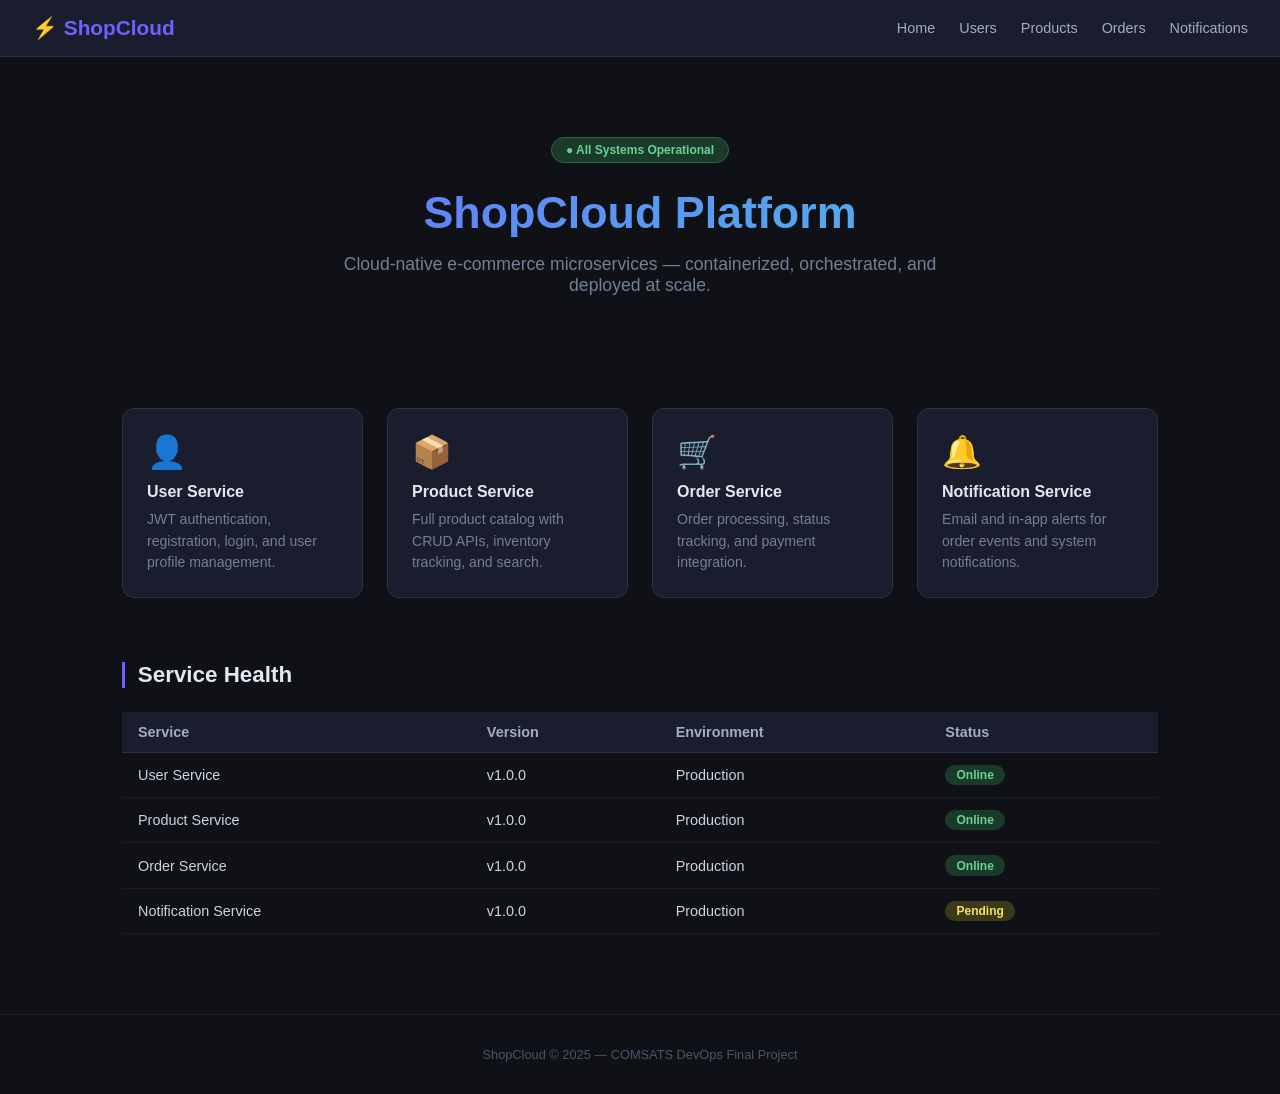
<file: src/frontend/index.html>
<!DOCTYPE html>
<html lang="en">
<head>
  <meta charset="UTF-8">
  <meta name="viewport" content="width=device-width, initial-scale=1.0">
  <title>ShopCloud — Dashboard</title>
  <link rel="stylesheet" href="style.css">
</head>
<body>
  <nav>
    <a class="logo" href="index.html">⚡ ShopCloud</a>
    <ul>
  <li><a href="https://shopcloud-frontend.vercel.app">Home</a></li>
  <li><a href="https://shopcloud-user.vercel.app">Users</a></li>
  <li><a href="https://shopcloud-product.vercel.app">Products</a></li>
  <li><a href="https://shopcloud-order.vercel.app">Orders</a></li>
  <li><a href="https://shopcloud-notification.vercel.app">Notifications</a></li>
</ul>
  </nav>
  <div class="hero">
    <span class="badge green">● All Systems Operational</span>
    <h1>ShopCloud Platform</h1>
    <p>Cloud-native e-commerce microservices — containerized, orchestrated, and deployed at scale.</p>
  </div>
  <div class="cards">
    <div class="card"><div class="icon">👤</div><h3>User Service</h3><p>JWT authentication, registration, login, and user profile management.</p></div>
    <div class="card"><div class="icon">📦</div><h3>Product Service</h3><p>Full product catalog with CRUD APIs, inventory tracking, and search.</p></div>
    <div class="card"><div class="icon">🛒</div><h3>Order Service</h3><p>Order processing, status tracking, and payment integration.</p></div>
    <div class="card"><div class="icon">🔔</div><h3>Notification Service</h3><p>Email and in-app alerts for order events and system notifications.</p></div>
  </div>
  <div class="section">
    <h2>Service Health</h2>
    <table>
      <thead>
        <tr><th>Service</th><th>Version</th><th>Environment</th><th>Status</th></tr>
      </thead>
      <tbody>
        <tr><td>User Service</td><td>v1.0.0</td><td>Production</td><td><span class="status online">Online</span></td></tr>
        <tr><td>Product Service</td><td>v1.0.0</td><td>Production</td><td><span class="status online">Online</span></td></tr>
        <tr><td>Order Service</td><td>v1.0.0</td><td>Production</td><td><span class="status online">Online</span></td></tr>
        <tr><td>Notification Service</td><td>v1.0.0</td><td>Production</td><td><span class="status pending">Pending</span></td></tr>
      </tbody>
    </table>
  </div>
  <footer>ShopCloud © 2025 — COMSATS DevOps Final Project</footer>
</body>
</html>
</file>
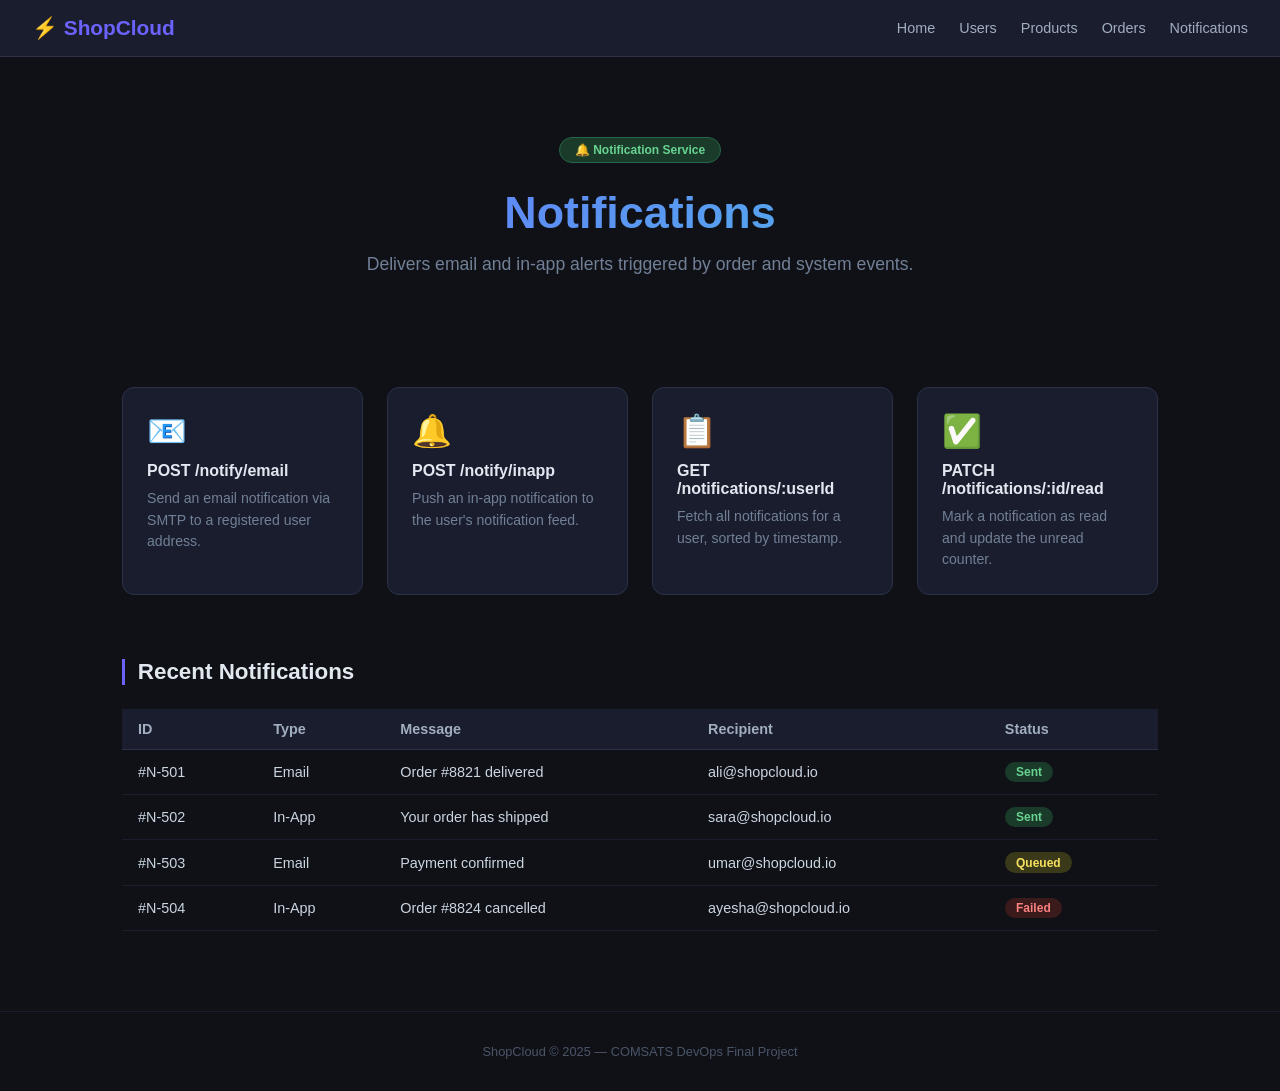
<file: src/notification-service/index.html>
<!DOCTYPE html>
<html lang="en">
<head>
  <meta charset="UTF-8">
  <meta name="viewport" content="width=device-width, initial-scale=1.0">
  <title>ShopCloud — Notification Service</title>
  <link rel="stylesheet" href="style.css">
</head>
<body>
  <nav>
    <a class="logo" href="../frontend/index.html">⚡ ShopCloud</a>
    <ul>
  <li><a href="https://shopcloud-frontend.vercel.app">Home</a></li>
  <li><a href="https://shopcloud-user.vercel.app">Users</a></li>
  <li><a href="https://shopcloud-product.vercel.app">Products</a></li>
  <li><a href="https://shopcloud-order.vercel.app">Orders</a></li>
  <li><a href="https://shopcloud-notification.vercel.app">Notifications</a></li>
</ul>
  </nav>
  <div class="hero">
    <span class="badge green">🔔 Notification Service</span>
    <h1>Notifications</h1>
    <p>Delivers email and in-app alerts triggered by order and system events.</p>
  </div>
  <div class="cards">
    <div class="card"><div class="icon">📧</div><h3>POST /notify/email</h3><p>Send an email notification via SMTP to a registered user address.</p></div>
    <div class="card"><div class="icon">🔔</div><h3>POST /notify/inapp</h3><p>Push an in-app notification to the user's notification feed.</p></div>
    <div class="card"><div class="icon">📋</div><h3>GET /notifications/:userId</h3><p>Fetch all notifications for a user, sorted by timestamp.</p></div>
    <div class="card"><div class="icon">✅</div><h3>PATCH /notifications/:id/read</h3><p>Mark a notification as read and update the unread counter.</p></div>
  </div>
  <div class="section">
    <h2>Recent Notifications</h2>
    <table>
      <thead>
        <tr><th>ID</th><th>Type</th><th>Message</th><th>Recipient</th><th>Status</th></tr>
      </thead>
      <tbody>
        <tr><td>#N-501</td><td>Email</td><td>Order #8821 delivered</td><td>ali@shopcloud.io</td><td><span class="status online">Sent</span></td></tr>
        <tr><td>#N-502</td><td>In-App</td><td>Your order has shipped</td><td>sara@shopcloud.io</td><td><span class="status online">Sent</span></td></tr>
        <tr><td>#N-503</td><td>Email</td><td>Payment confirmed</td><td>umar@shopcloud.io</td><td><span class="status pending">Queued</span></td></tr>
        <tr><td>#N-504</td><td>In-App</td><td>Order #8824 cancelled</td><td>ayesha@shopcloud.io</td><td><span class="status offline">Failed</span></td></tr>
      </tbody>
    </table>
  </div>
  <footer>ShopCloud © 2025 — COMSATS DevOps Final Project</footer>
</body>
</html>
</file>
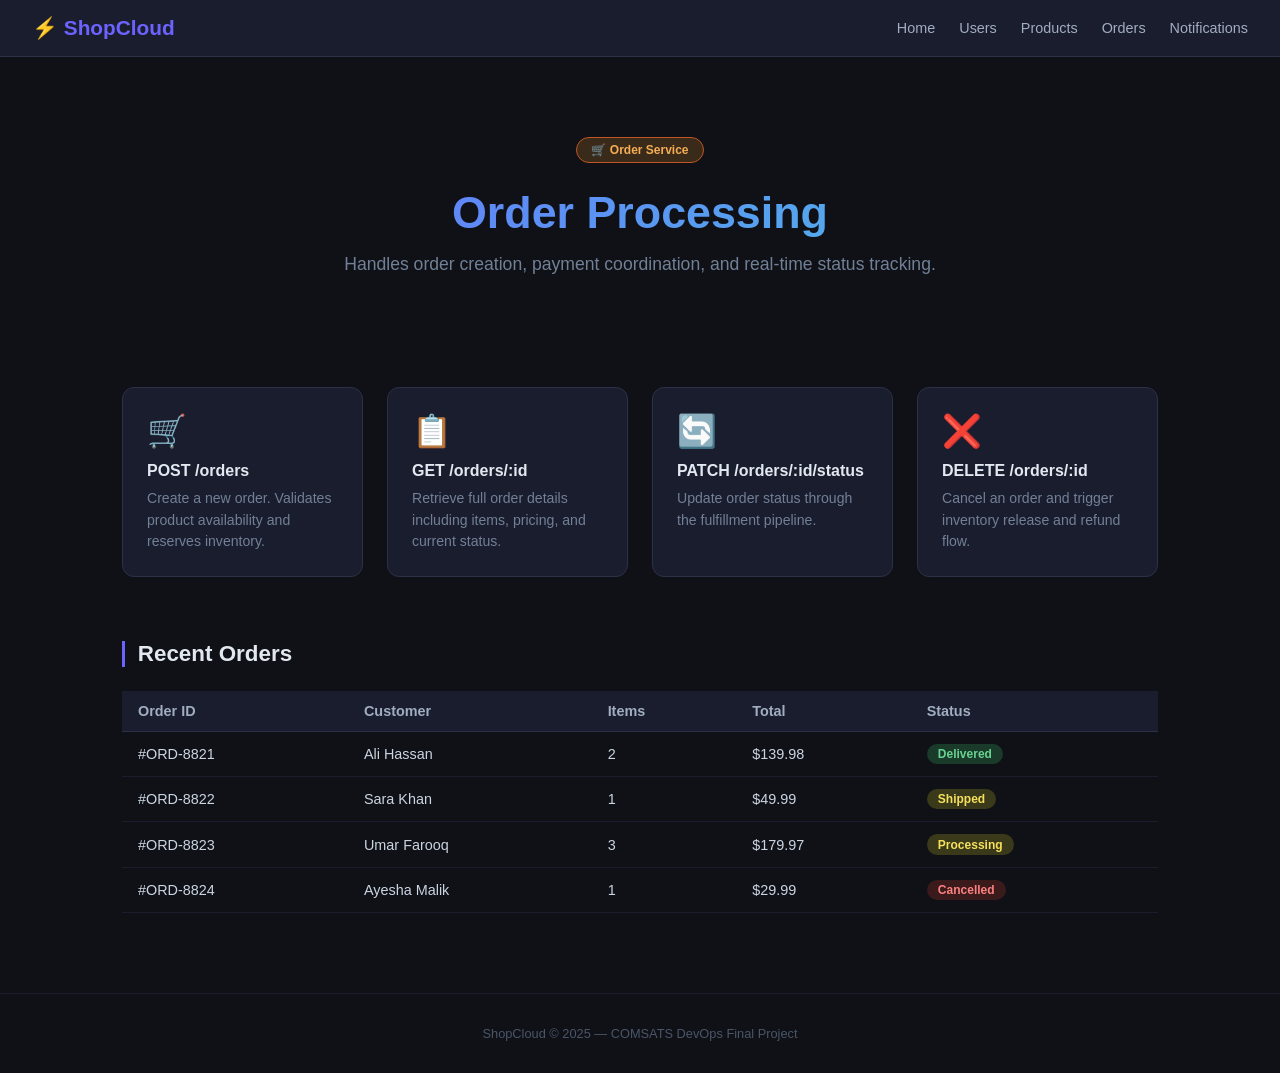
<file: src/order-service/index.html>
<!DOCTYPE html>
<html lang="en">
<head>
  <meta charset="UTF-8">
  <meta name="viewport" content="width=device-width, initial-scale=1.0">
  <title>ShopCloud — Order Service</title>
  <link rel="stylesheet" href="style.css">
</head>
<body>
  <nav>
    <a class="logo" href="../frontend/index.html">⚡ ShopCloud</a>
    <ul>
  <li><a href="https://shopcloud-frontend.vercel.app">Home</a></li>
  <li><a href="https://shopcloud-user.vercel.app">Users</a></li>
  <li><a href="https://shopcloud-product.vercel.app">Products</a></li>
  <li><a href="https://shopcloud-order.vercel.app">Orders</a></li>
  <li><a href="https://shopcloud-notification.vercel.app">Notifications</a></li>
</ul>
  </nav>
  <div class="hero">
    <span class="badge orange">🛒 Order Service</span>
    <h1>Order Processing</h1>
    <p>Handles order creation, payment coordination, and real-time status tracking.</p>
  </div>
  <div class="cards">
    <div class="card"><div class="icon">🛒</div><h3>POST /orders</h3><p>Create a new order. Validates product availability and reserves inventory.</p></div>
    <div class="card"><div class="icon">📋</div><h3>GET /orders/:id</h3><p>Retrieve full order details including items, pricing, and current status.</p></div>
    <div class="card"><div class="icon">🔄</div><h3>PATCH /orders/:id/status</h3><p>Update order status through the fulfillment pipeline.</p></div>
    <div class="card"><div class="icon">❌</div><h3>DELETE /orders/:id</h3><p>Cancel an order and trigger inventory release and refund flow.</p></div>
  </div>
  <div class="section">
    <h2>Recent Orders</h2>
    <table>
      <thead>
        <tr><th>Order ID</th><th>Customer</th><th>Items</th><th>Total</th><th>Status</th></tr>
      </thead>
      <tbody>
        <tr><td>#ORD-8821</td><td>Ali Hassan</td><td>2</td><td>$139.98</td><td><span class="status online">Delivered</span></td></tr>
        <tr><td>#ORD-8822</td><td>Sara Khan</td><td>1</td><td>$49.99</td><td><span class="status pending">Shipped</span></td></tr>
        <tr><td>#ORD-8823</td><td>Umar Farooq</td><td>3</td><td>$179.97</td><td><span class="status pending">Processing</span></td></tr>
        <tr><td>#ORD-8824</td><td>Ayesha Malik</td><td>1</td><td>$29.99</td><td><span class="status offline">Cancelled</span></td></tr>
      </tbody>
    </table>
  </div>
  <footer>ShopCloud © 2025 — COMSATS DevOps Final Project</footer>
</body>
</html>
</file>
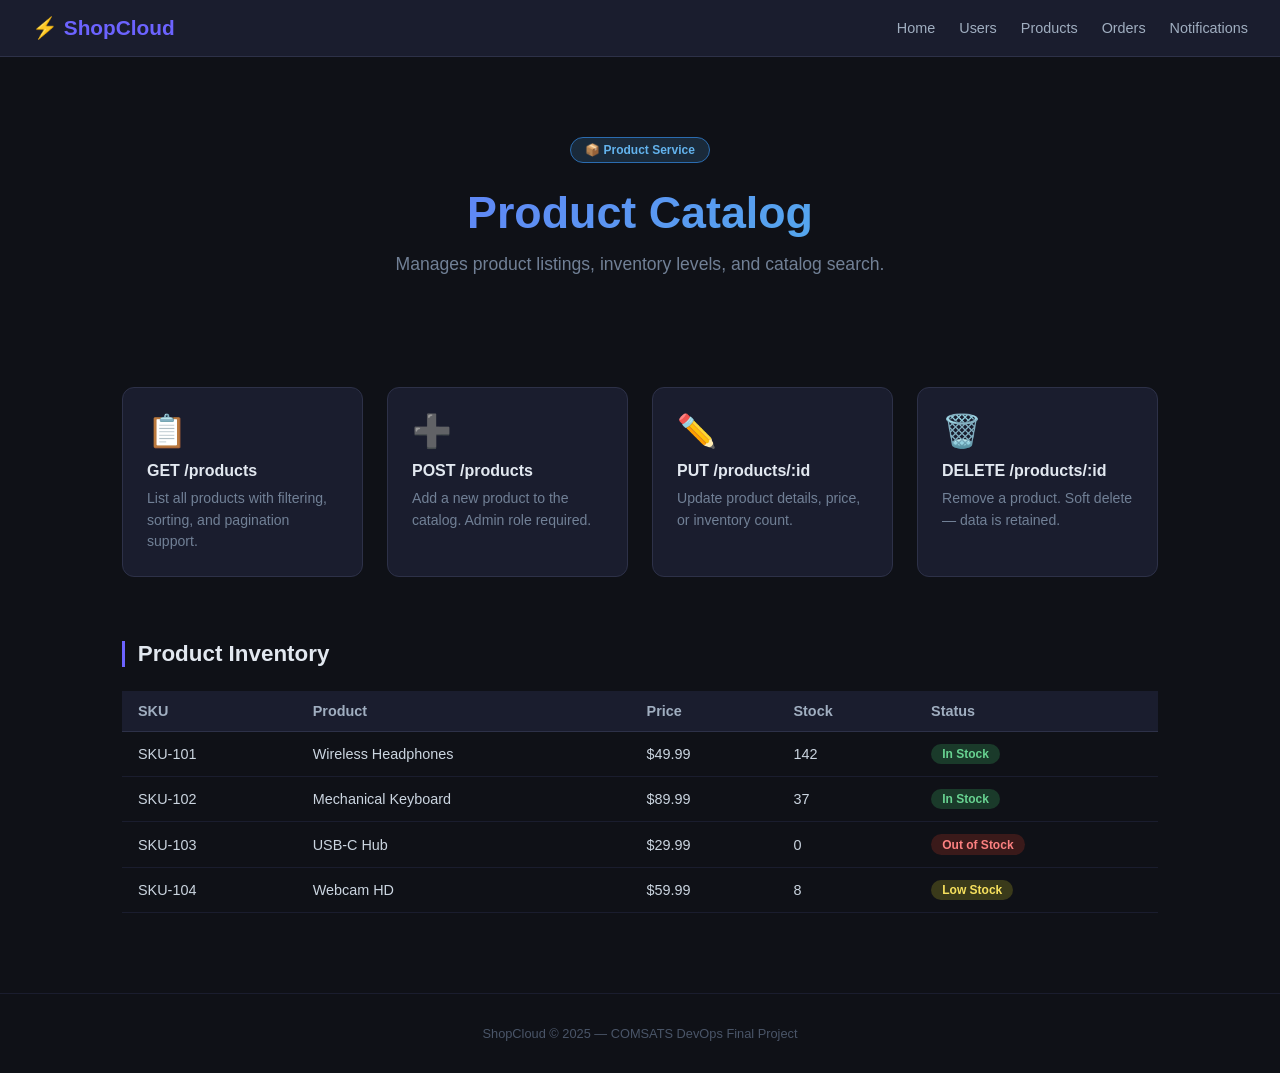
<file: src/product-service/index.html>
<!DOCTYPE html>
<html lang="en">
<head>
  <meta charset="UTF-8">
  <meta name="viewport" content="width=device-width, initial-scale=1.0">
  <title>ShopCloud — Product Service</title>
  <link rel="stylesheet" href="style.css">
</head>
<body>
  <nav>
    <a class="logo" href="../frontend/index.html">⚡ ShopCloud</a>
    <ul>
  <li><a href="https://shopcloud-frontend.vercel.app">Home</a></li>
  <li><a href="https://shopcloud-user.vercel.app">Users</a></li>
  <li><a href="https://shopcloud-product.vercel.app">Products</a></li>
  <li><a href="https://shopcloud-order.vercel.app">Orders</a></li>
  <li><a href="https://shopcloud-notification.vercel.app">Notifications</a></li>
</ul>
  </nav>
  <div class="hero">
    <span class="badge blue">📦 Product Service</span>
    <h1>Product Catalog</h1>
    <p>Manages product listings, inventory levels, and catalog search.</p>
  </div>
  <div class="cards">
    <div class="card"><div class="icon">📋</div><h3>GET /products</h3><p>List all products with filtering, sorting, and pagination support.</p></div>
    <div class="card"><div class="icon">➕</div><h3>POST /products</h3><p>Add a new product to the catalog. Admin role required.</p></div>
    <div class="card"><div class="icon">✏️</div><h3>PUT /products/:id</h3><p>Update product details, price, or inventory count.</p></div>
    <div class="card"><div class="icon">🗑️</div><h3>DELETE /products/:id</h3><p>Remove a product. Soft delete — data is retained.</p></div>
  </div>
  <div class="section">
    <h2>Product Inventory</h2>
    <table>
      <thead>
        <tr><th>SKU</th><th>Product</th><th>Price</th><th>Stock</th><th>Status</th></tr>
      </thead>
      <tbody>
        <tr><td>SKU-101</td><td>Wireless Headphones</td><td>$49.99</td><td>142</td><td><span class="status online">In Stock</span></td></tr>
        <tr><td>SKU-102</td><td>Mechanical Keyboard</td><td>$89.99</td><td>37</td><td><span class="status online">In Stock</span></td></tr>
        <tr><td>SKU-103</td><td>USB-C Hub</td><td>$29.99</td><td>0</td><td><span class="status offline">Out of Stock</span></td></tr>
        <tr><td>SKU-104</td><td>Webcam HD</td><td>$59.99</td><td>8</td><td><span class="status pending">Low Stock</span></td></tr>
      </tbody>
    </table>
  </div>
  <footer>ShopCloud © 2025 — COMSATS DevOps Final Project</footer>
</body>
</html>
</file>
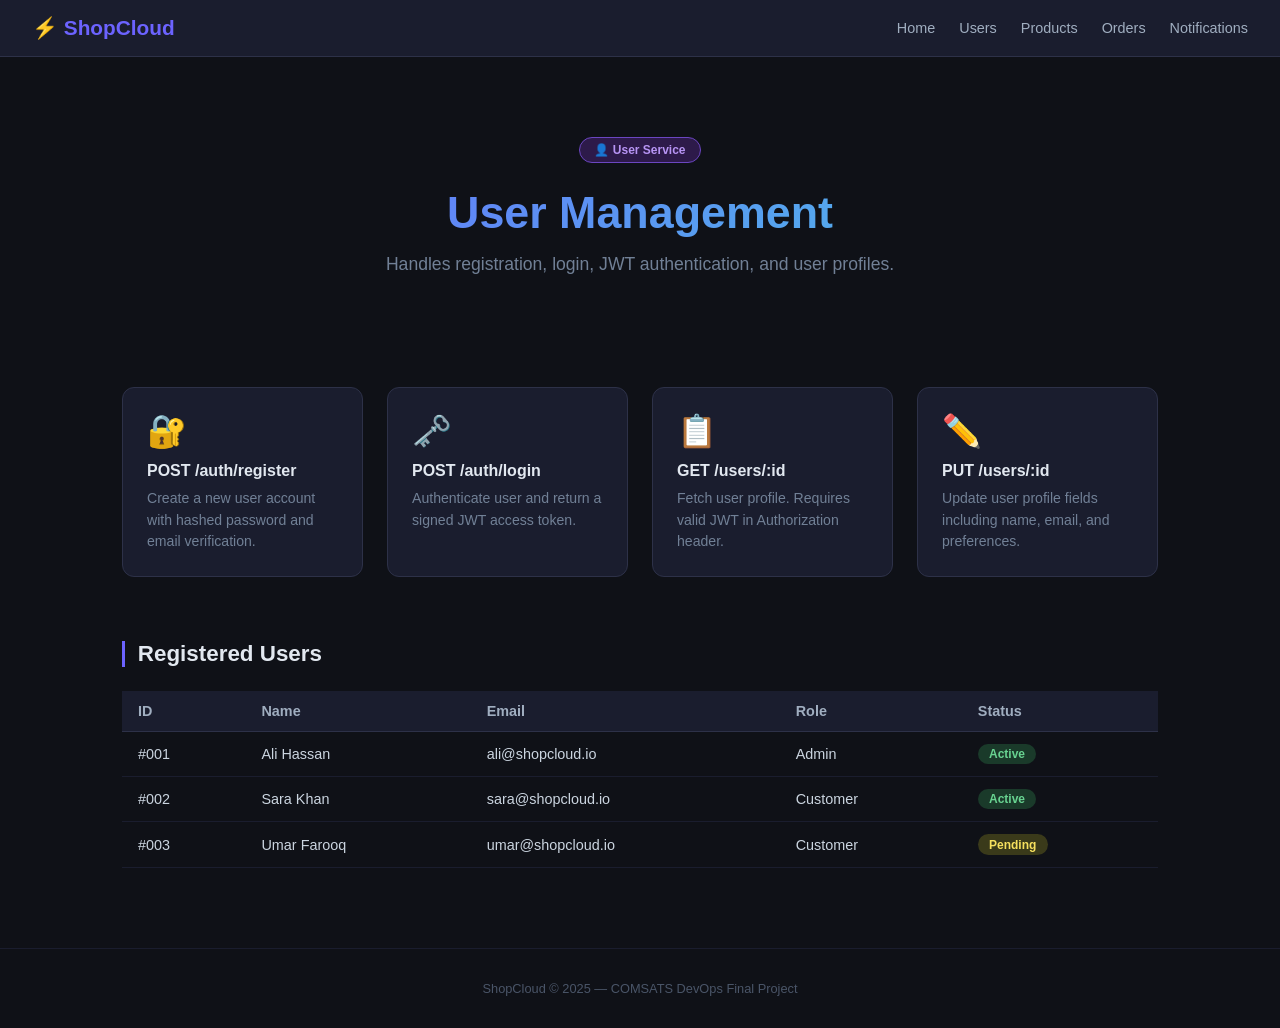
<file: src/user-service/index.html>
<!DOCTYPE html>
<html lang="en">
<head>
  <meta charset="UTF-8">
  <meta name="viewport" content="width=device-width, initial-scale=1.0">
  <title>ShopCloud — User Service</title>
  <link rel="stylesheet" href="style.css">
</head>
<body>
  <nav>
    <a class="logo" href="../frontend/index.html">⚡ ShopCloud</a>
    <ul>
  <li><a href="https://shopcloud-frontend.vercel.app">Home</a></li>
  <li><a href="https://shopcloud-user.vercel.app">Users</a></li>
  <li><a href="https://shopcloud-product.vercel.app">Products</a></li>
  <li><a href="https://shopcloud-order.vercel.app">Orders</a></li>
  <li><a href="https://shopcloud-notification.vercel.app">Notifications</a></li>
</ul>
  </nav>
  <div class="hero">
    <span class="badge purple">👤 User Service</span>
    <h1>User Management</h1>
    <p>Handles registration, login, JWT authentication, and user profiles.</p>
  </div>
  <div class="cards">
    <div class="card"><div class="icon">🔐</div><h3>POST /auth/register</h3><p>Create a new user account with hashed password and email verification.</p></div>
    <div class="card"><div class="icon">🗝️</div><h3>POST /auth/login</h3><p>Authenticate user and return a signed JWT access token.</p></div>
    <div class="card"><div class="icon">📋</div><h3>GET /users/:id</h3><p>Fetch user profile. Requires valid JWT in Authorization header.</p></div>
    <div class="card"><div class="icon">✏️</div><h3>PUT /users/:id</h3><p>Update user profile fields including name, email, and preferences.</p></div>
  </div>
  <div class="section">
    <h2>Registered Users</h2>
    <table>
      <thead>
        <tr><th>ID</th><th>Name</th><th>Email</th><th>Role</th><th>Status</th></tr>
      </thead>
      <tbody>
        <tr><td>#001</td><td>Ali Hassan</td><td>ali@shopcloud.io</td><td>Admin</td><td><span class="status online">Active</span></td></tr>
        <tr><td>#002</td><td>Sara Khan</td><td>sara@shopcloud.io</td><td>Customer</td><td><span class="status online">Active</span></td></tr>
        <tr><td>#003</td><td>Umar Farooq</td><td>umar@shopcloud.io</td><td>Customer</td><td><span class="status pending">Pending</span></td></tr>
      </tbody>
    </table>
  </div>
  <footer>ShopCloud © 2025 — COMSATS DevOps Final Project</footer>
</body>
</html>
</file>
<file: src/frontend/style.css>
* { margin: 0; padding: 0; box-sizing: border-box; }
body { font-family: 'Segoe UI', sans-serif; background: #0f1117; color: #e2e8f0; min-height: 100vh; }
nav { background: #1a1d2e; padding: 1rem 2rem; display: flex; align-items: center; justify-content: space-between; border-bottom: 1px solid #2d3148; }
nav .logo { font-size: 1.3rem; font-weight: 700; color: #6c63ff; text-decoration: none; }
nav ul { list-style: none; display: flex; gap: 1.5rem; }
nav ul a { color: #a0aec0; text-decoration: none; font-size: 0.9rem; transition: color 0.2s; }
nav ul a:hover { color: #6c63ff; }
.hero { text-align: center; padding: 5rem 2rem 3rem; }
.hero h1 { font-size: 2.8rem; font-weight: 700; background: linear-gradient(135deg, #6c63ff, #48cae4); -webkit-background-clip: text; -webkit-text-fill-color: transparent; margin-bottom: 1rem; }
.hero p { color: #718096; font-size: 1.1rem; max-width: 600px; margin: 0 auto 2rem; }
.badge { display: inline-block; padding: 0.3rem 0.9rem; border-radius: 999px; font-size: 0.75rem; font-weight: 600; margin-bottom: 1.5rem; }
.badge.green  { background: #1a3a2a; color: #68d391; border: 1px solid #276749; }
.badge.blue   { background: #1a2a3a; color: #63b3ed; border: 1px solid #2b6cb0; }
.badge.purple { background: #2d1a4a; color: #b794f4; border: 1px solid #6b46c1; }
.badge.orange { background: #3a2a1a; color: #f6ad55; border: 1px solid #c05621; }
.cards { display: grid; grid-template-columns: repeat(auto-fit, minmax(240px, 1fr)); gap: 1.5rem; max-width: 1100px; margin: 0 auto; padding: 2rem; }
.card { background: #1a1d2e; border: 1px solid #2d3148; border-radius: 12px; padding: 1.5rem; transition: border-color 0.2s, transform 0.2s; }
.card:hover { border-color: #6c63ff; transform: translateY(-3px); }
.card .icon { font-size: 2rem; margin-bottom: 0.8rem; }
.card h3 { font-size: 1rem; font-weight: 600; margin-bottom: 0.5rem; color: #e2e8f0; }
.card p { color: #718096; font-size: 0.88rem; line-height: 1.5; }
.section { max-width: 1100px; margin: 0 auto; padding: 2rem; }
.section h2 { font-size: 1.4rem; font-weight: 600; margin-bottom: 1.5rem; color: #e2e8f0; border-left: 3px solid #6c63ff; padding-left: 0.8rem; }
table { width: 100%; border-collapse: collapse; font-size: 0.9rem; }
th { background: #1a1d2e; color: #a0aec0; padding: 0.75rem 1rem; text-align: left; border-bottom: 1px solid #2d3148; }
td { padding: 0.75rem 1rem; border-bottom: 1px solid #1a1d2e; color: #cbd5e0; }
tr:hover td { background: #1a1d2e; }
.status { display: inline-block; padding: 0.2rem 0.7rem; border-radius: 999px; font-size: 0.75rem; font-weight: 600; }
.status.online  { background: #1a3a2a; color: #68d391; }
.status.pending { background: #3a3a1a; color: #f6e05e; }
.status.offline { background: #3a1a1a; color: #fc8181; }
footer { text-align: center; padding: 2rem; color: #4a5568; font-size: 0.8rem; border-top: 1px solid #1a1d2e; margin-top: 3rem; }
</file>
<file: src/notification-service/style.css>
* { margin: 0; padding: 0; box-sizing: border-box; }
body { font-family: 'Segoe UI', sans-serif; background: #0f1117; color: #e2e8f0; min-height: 100vh; }
nav { background: #1a1d2e; padding: 1rem 2rem; display: flex; align-items: center; justify-content: space-between; border-bottom: 1px solid #2d3148; }
nav .logo { font-size: 1.3rem; font-weight: 700; color: #6c63ff; text-decoration: none; }
nav ul { list-style: none; display: flex; gap: 1.5rem; }
nav ul a { color: #a0aec0; text-decoration: none; font-size: 0.9rem; transition: color 0.2s; }
nav ul a:hover { color: #6c63ff; }
.hero { text-align: center; padding: 5rem 2rem 3rem; }
.hero h1 { font-size: 2.8rem; font-weight: 700; background: linear-gradient(135deg, #6c63ff, #48cae4); -webkit-background-clip: text; -webkit-text-fill-color: transparent; margin-bottom: 1rem; }
.hero p { color: #718096; font-size: 1.1rem; max-width: 600px; margin: 0 auto 2rem; }
.badge { display: inline-block; padding: 0.3rem 0.9rem; border-radius: 999px; font-size: 0.75rem; font-weight: 600; margin-bottom: 1.5rem; }
.badge.green  { background: #1a3a2a; color: #68d391; border: 1px solid #276749; }
.badge.blue   { background: #1a2a3a; color: #63b3ed; border: 1px solid #2b6cb0; }
.badge.purple { background: #2d1a4a; color: #b794f4; border: 1px solid #6b46c1; }
.badge.orange { background: #3a2a1a; color: #f6ad55; border: 1px solid #c05621; }
.cards { display: grid; grid-template-columns: repeat(auto-fit, minmax(240px, 1fr)); gap: 1.5rem; max-width: 1100px; margin: 0 auto; padding: 2rem; }
.card { background: #1a1d2e; border: 1px solid #2d3148; border-radius: 12px; padding: 1.5rem; transition: border-color 0.2s, transform 0.2s; }
.card:hover { border-color: #6c63ff; transform: translateY(-3px); }
.card .icon { font-size: 2rem; margin-bottom: 0.8rem; }
.card h3 { font-size: 1rem; font-weight: 600; margin-bottom: 0.5rem; color: #e2e8f0; }
.card p { color: #718096; font-size: 0.88rem; line-height: 1.5; }
.section { max-width: 1100px; margin: 0 auto; padding: 2rem; }
.section h2 { font-size: 1.4rem; font-weight: 600; margin-bottom: 1.5rem; color: #e2e8f0; border-left: 3px solid #6c63ff; padding-left: 0.8rem; }
table { width: 100%; border-collapse: collapse; font-size: 0.9rem; }
th { background: #1a1d2e; color: #a0aec0; padding: 0.75rem 1rem; text-align: left; border-bottom: 1px solid #2d3148; }
td { padding: 0.75rem 1rem; border-bottom: 1px solid #1a1d2e; color: #cbd5e0; }
tr:hover td { background: #1a1d2e; }
.status { display: inline-block; padding: 0.2rem 0.7rem; border-radius: 999px; font-size: 0.75rem; font-weight: 600; }
.status.online  { background: #1a3a2a; color: #68d391; }
.status.pending { background: #3a3a1a; color: #f6e05e; }
.status.offline { background: #3a1a1a; color: #fc8181; }
footer { text-align: center; padding: 2rem; color: #4a5568; font-size: 0.8rem; border-top: 1px solid #1a1d2e; margin-top: 3rem; }
</file>
<file: src/order-service/style.css>
* { margin: 0; padding: 0; box-sizing: border-box; }
body { font-family: 'Segoe UI', sans-serif; background: #0f1117; color: #e2e8f0; min-height: 100vh; }
nav { background: #1a1d2e; padding: 1rem 2rem; display: flex; align-items: center; justify-content: space-between; border-bottom: 1px solid #2d3148; }
nav .logo { font-size: 1.3rem; font-weight: 700; color: #6c63ff; text-decoration: none; }
nav ul { list-style: none; display: flex; gap: 1.5rem; }
nav ul a { color: #a0aec0; text-decoration: none; font-size: 0.9rem; transition: color 0.2s; }
nav ul a:hover { color: #6c63ff; }
.hero { text-align: center; padding: 5rem 2rem 3rem; }
.hero h1 { font-size: 2.8rem; font-weight: 700; background: linear-gradient(135deg, #6c63ff, #48cae4); -webkit-background-clip: text; -webkit-text-fill-color: transparent; margin-bottom: 1rem; }
.hero p { color: #718096; font-size: 1.1rem; max-width: 600px; margin: 0 auto 2rem; }
.badge { display: inline-block; padding: 0.3rem 0.9rem; border-radius: 999px; font-size: 0.75rem; font-weight: 600; margin-bottom: 1.5rem; }
.badge.green  { background: #1a3a2a; color: #68d391; border: 1px solid #276749; }
.badge.blue   { background: #1a2a3a; color: #63b3ed; border: 1px solid #2b6cb0; }
.badge.purple { background: #2d1a4a; color: #b794f4; border: 1px solid #6b46c1; }
.badge.orange { background: #3a2a1a; color: #f6ad55; border: 1px solid #c05621; }
.cards { display: grid; grid-template-columns: repeat(auto-fit, minmax(240px, 1fr)); gap: 1.5rem; max-width: 1100px; margin: 0 auto; padding: 2rem; }
.card { background: #1a1d2e; border: 1px solid #2d3148; border-radius: 12px; padding: 1.5rem; transition: border-color 0.2s, transform 0.2s; }
.card:hover { border-color: #6c63ff; transform: translateY(-3px); }
.card .icon { font-size: 2rem; margin-bottom: 0.8rem; }
.card h3 { font-size: 1rem; font-weight: 600; margin-bottom: 0.5rem; color: #e2e8f0; }
.card p { color: #718096; font-size: 0.88rem; line-height: 1.5; }
.section { max-width: 1100px; margin: 0 auto; padding: 2rem; }
.section h2 { font-size: 1.4rem; font-weight: 600; margin-bottom: 1.5rem; color: #e2e8f0; border-left: 3px solid #6c63ff; padding-left: 0.8rem; }
table { width: 100%; border-collapse: collapse; font-size: 0.9rem; }
th { background: #1a1d2e; color: #a0aec0; padding: 0.75rem 1rem; text-align: left; border-bottom: 1px solid #2d3148; }
td { padding: 0.75rem 1rem; border-bottom: 1px solid #1a1d2e; color: #cbd5e0; }
tr:hover td { background: #1a1d2e; }
.status { display: inline-block; padding: 0.2rem 0.7rem; border-radius: 999px; font-size: 0.75rem; font-weight: 600; }
.status.online  { background: #1a3a2a; color: #68d391; }
.status.pending { background: #3a3a1a; color: #f6e05e; }
.status.offline { background: #3a1a1a; color: #fc8181; }
footer { text-align: center; padding: 2rem; color: #4a5568; font-size: 0.8rem; border-top: 1px solid #1a1d2e; margin-top: 3rem; }
</file>
<file: src/product-service/style.css>
* { margin: 0; padding: 0; box-sizing: border-box; }
body { font-family: 'Segoe UI', sans-serif; background: #0f1117; color: #e2e8f0; min-height: 100vh; }
nav { background: #1a1d2e; padding: 1rem 2rem; display: flex; align-items: center; justify-content: space-between; border-bottom: 1px solid #2d3148; }
nav .logo { font-size: 1.3rem; font-weight: 700; color: #6c63ff; text-decoration: none; }
nav ul { list-style: none; display: flex; gap: 1.5rem; }
nav ul a { color: #a0aec0; text-decoration: none; font-size: 0.9rem; transition: color 0.2s; }
nav ul a:hover { color: #6c63ff; }
.hero { text-align: center; padding: 5rem 2rem 3rem; }
.hero h1 { font-size: 2.8rem; font-weight: 700; background: linear-gradient(135deg, #6c63ff, #48cae4); -webkit-background-clip: text; -webkit-text-fill-color: transparent; margin-bottom: 1rem; }
.hero p { color: #718096; font-size: 1.1rem; max-width: 600px; margin: 0 auto 2rem; }
.badge { display: inline-block; padding: 0.3rem 0.9rem; border-radius: 999px; font-size: 0.75rem; font-weight: 600; margin-bottom: 1.5rem; }
.badge.green  { background: #1a3a2a; color: #68d391; border: 1px solid #276749; }
.badge.blue   { background: #1a2a3a; color: #63b3ed; border: 1px solid #2b6cb0; }
.badge.purple { background: #2d1a4a; color: #b794f4; border: 1px solid #6b46c1; }
.badge.orange { background: #3a2a1a; color: #f6ad55; border: 1px solid #c05621; }
.cards { display: grid; grid-template-columns: repeat(auto-fit, minmax(240px, 1fr)); gap: 1.5rem; max-width: 1100px; margin: 0 auto; padding: 2rem; }
.card { background: #1a1d2e; border: 1px solid #2d3148; border-radius: 12px; padding: 1.5rem; transition: border-color 0.2s, transform 0.2s; }
.card:hover { border-color: #6c63ff; transform: translateY(-3px); }
.card .icon { font-size: 2rem; margin-bottom: 0.8rem; }
.card h3 { font-size: 1rem; font-weight: 600; margin-bottom: 0.5rem; color: #e2e8f0; }
.card p { color: #718096; font-size: 0.88rem; line-height: 1.5; }
.section { max-width: 1100px; margin: 0 auto; padding: 2rem; }
.section h2 { font-size: 1.4rem; font-weight: 600; margin-bottom: 1.5rem; color: #e2e8f0; border-left: 3px solid #6c63ff; padding-left: 0.8rem; }
table { width: 100%; border-collapse: collapse; font-size: 0.9rem; }
th { background: #1a1d2e; color: #a0aec0; padding: 0.75rem 1rem; text-align: left; border-bottom: 1px solid #2d3148; }
td { padding: 0.75rem 1rem; border-bottom: 1px solid #1a1d2e; color: #cbd5e0; }
tr:hover td { background: #1a1d2e; }
.status { display: inline-block; padding: 0.2rem 0.7rem; border-radius: 999px; font-size: 0.75rem; font-weight: 600; }
.status.online  { background: #1a3a2a; color: #68d391; }
.status.pending { background: #3a3a1a; color: #f6e05e; }
.status.offline { background: #3a1a1a; color: #fc8181; }
footer { text-align: center; padding: 2rem; color: #4a5568; font-size: 0.8rem; border-top: 1px solid #1a1d2e; margin-top: 3rem; }
</file>
<file: src/user-service/style.css>
* { margin: 0; padding: 0; box-sizing: border-box; }
body { font-family: 'Segoe UI', sans-serif; background: #0f1117; color: #e2e8f0; min-height: 100vh; }
nav { background: #1a1d2e; padding: 1rem 2rem; display: flex; align-items: center; justify-content: space-between; border-bottom: 1px solid #2d3148; }
nav .logo { font-size: 1.3rem; font-weight: 700; color: #6c63ff; text-decoration: none; }
nav ul { list-style: none; display: flex; gap: 1.5rem; }
nav ul a { color: #a0aec0; text-decoration: none; font-size: 0.9rem; transition: color 0.2s; }
nav ul a:hover { color: #6c63ff; }
.hero { text-align: center; padding: 5rem 2rem 3rem; }
.hero h1 { font-size: 2.8rem; font-weight: 700; background: linear-gradient(135deg, #6c63ff, #48cae4); -webkit-background-clip: text; -webkit-text-fill-color: transparent; margin-bottom: 1rem; }
.hero p { color: #718096; font-size: 1.1rem; max-width: 600px; margin: 0 auto 2rem; }
.badge { display: inline-block; padding: 0.3rem 0.9rem; border-radius: 999px; font-size: 0.75rem; font-weight: 600; margin-bottom: 1.5rem; }
.badge.green  { background: #1a3a2a; color: #68d391; border: 1px solid #276749; }
.badge.blue   { background: #1a2a3a; color: #63b3ed; border: 1px solid #2b6cb0; }
.badge.purple { background: #2d1a4a; color: #b794f4; border: 1px solid #6b46c1; }
.badge.orange { background: #3a2a1a; color: #f6ad55; border: 1px solid #c05621; }
.cards { display: grid; grid-template-columns: repeat(auto-fit, minmax(240px, 1fr)); gap: 1.5rem; max-width: 1100px; margin: 0 auto; padding: 2rem; }
.card { background: #1a1d2e; border: 1px solid #2d3148; border-radius: 12px; padding: 1.5rem; transition: border-color 0.2s, transform 0.2s; }
.card:hover { border-color: #6c63ff; transform: translateY(-3px); }
.card .icon { font-size: 2rem; margin-bottom: 0.8rem; }
.card h3 { font-size: 1rem; font-weight: 600; margin-bottom: 0.5rem; color: #e2e8f0; }
.card p { color: #718096; font-size: 0.88rem; line-height: 1.5; }
.section { max-width: 1100px; margin: 0 auto; padding: 2rem; }
.section h2 { font-size: 1.4rem; font-weight: 600; margin-bottom: 1.5rem; color: #e2e8f0; border-left: 3px solid #6c63ff; padding-left: 0.8rem; }
table { width: 100%; border-collapse: collapse; font-size: 0.9rem; }
th { background: #1a1d2e; color: #a0aec0; padding: 0.75rem 1rem; text-align: left; border-bottom: 1px solid #2d3148; }
td { padding: 0.75rem 1rem; border-bottom: 1px solid #1a1d2e; color: #cbd5e0; }
tr:hover td { background: #1a1d2e; }
.status { display: inline-block; padding: 0.2rem 0.7rem; border-radius: 999px; font-size: 0.75rem; font-weight: 600; }
.status.online  { background: #1a3a2a; color: #68d391; }
.status.pending { background: #3a3a1a; color: #f6e05e; }
.status.offline { background: #3a1a1a; color: #fc8181; }
footer { text-align: center; padding: 2rem; color: #4a5568; font-size: 0.8rem; border-top: 1px solid #1a1d2e; margin-top: 3rem; }
</file>
